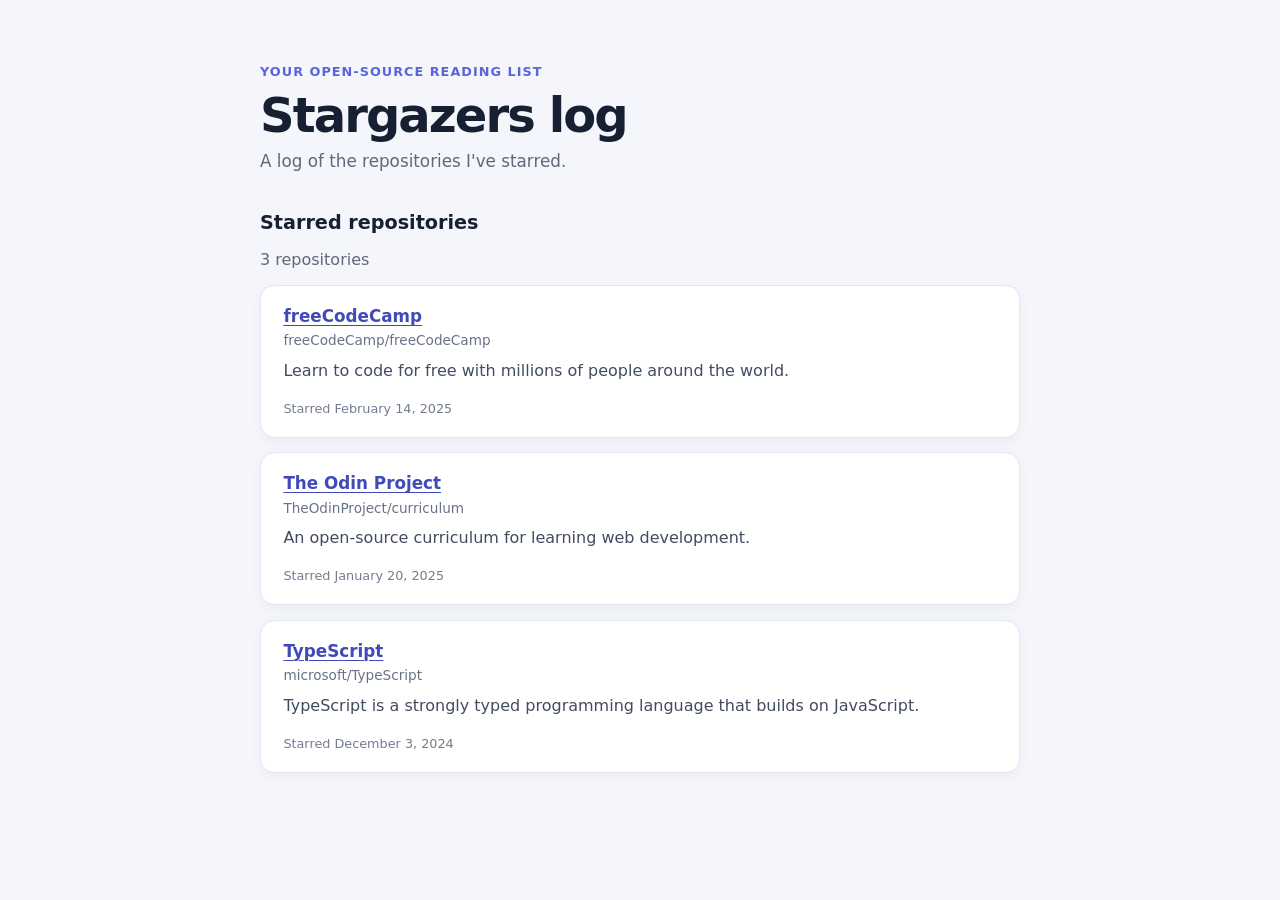
<file: index.html>
<!DOCTYPE html>
<html lang="en">
  <head>
    <meta charset="utf-8">
    <meta name="viewport" content="width=device-width, initial-scale=1">
    <title>Stargazers log</title>
    <link rel="stylesheet" href="style.css">
    <script src="script.js" defer></script>
  </head>
  <body>
    <main class="page">
      <header class="page-header">
        <p class="eyebrow">Your open-source reading list</p>
        <h1>Stargazers log</h1>
        <p>A log of the repositories I've starred.</p>
      </header>
      <section aria-labelledby="repositories-heading">
        <h2 id="repositories-heading">Starred repositories</h2>
        <p id="status" class="status" role="status">Loading repositories…</p>
        <ul id="repository-list" class="repository-list" aria-describedby="status"></ul>
      </section>
    </main>
  </body>
</html>
</file>
<file: style.css>
:root {
  color-scheme: light;
  font-family: Inter, ui-sans-serif, system-ui, -apple-system, BlinkMacSystemFont, "Segoe UI", sans-serif;
  color: #172033;
  background: #f4f6fb;
  font-synthesis: none;
  text-rendering: optimizeLegibility;
}

* {
  box-sizing: border-box;
}

body {
  margin: 0;
  min-width: 320px;
  min-height: 100vh;
}

.page {
  width: min(100% - 2rem, 760px);
  margin: 0 auto;
  padding: 4rem 0;
}

.page-header {
  margin-bottom: 2.5rem;
}

.eyebrow {
  margin: 0 0 0.5rem;
  color: #5b64d8;
  font-size: 0.8rem;
  font-weight: 700;
  letter-spacing: 0.08em;
  text-transform: uppercase;
}

h1,
h2,
p {
  margin-top: 0;
}

h1 {
  margin-bottom: 0.5rem;
  font-size: clamp(2rem, 6vw, 3rem);
  letter-spacing: -0.04em;
}

.page-header > p:last-child {
  margin-bottom: 0;
  color: #5f687b;
  font-size: 1.05rem;
}

h2 {
  margin-bottom: 1rem;
  font-size: 1.2rem;
}

.status {
  color: #5f687b;
}

.repository-list {
  display: grid;
  gap: 0.9rem;
  margin: 0;
  padding: 0;
  list-style: none;
}

.repository-card {
  padding: 1.25rem 1.4rem;
  border: 1px solid #e2e6ef;
  border-radius: 0.9rem;
  background: #fff;
  box-shadow: 0 4px 14px rgb(23 32 51 / 4%);
}

.repository-card h3 {
  margin: 0 0 0.4rem;
  font-size: 1.05rem;
}

.repository-card a {
  color: #404ab8;
  text-decoration-thickness: 1px;
  text-underline-offset: 0.18em;
}

.repository-card a:hover {
  color: #252e8a;
}

.repository-name {
  margin: 0 0 0.65rem;
  color: #687287;
  font-size: 0.85rem;
}

.repository-description {
  margin: 0 0 0.9rem;
  color: #424c60;
  line-height: 1.55;
}

.repository-date {
  color: #737d90;
  font-size: 0.8rem;
}

@media (max-width: 480px) {
  .page {
    padding: 2.5rem 0;
  }

  .repository-card {
    padding: 1rem;
  }
}
</file>
